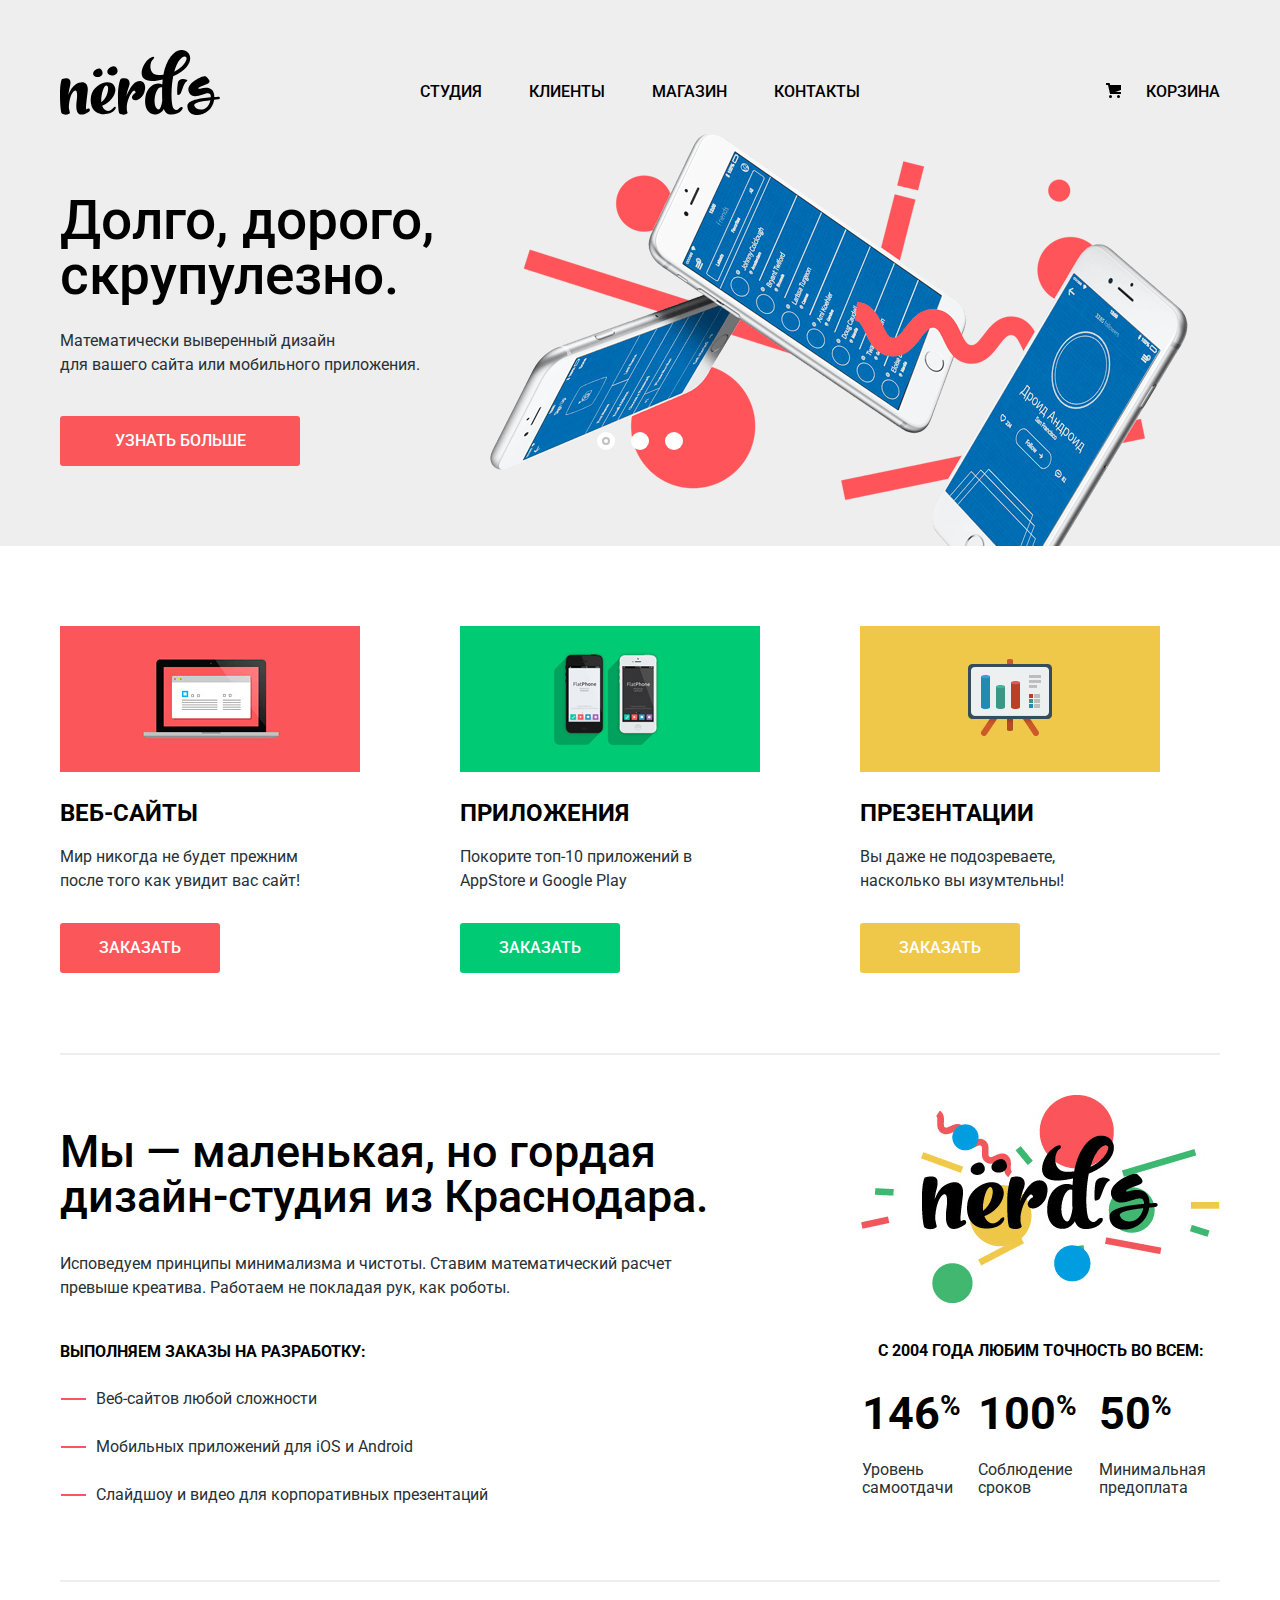
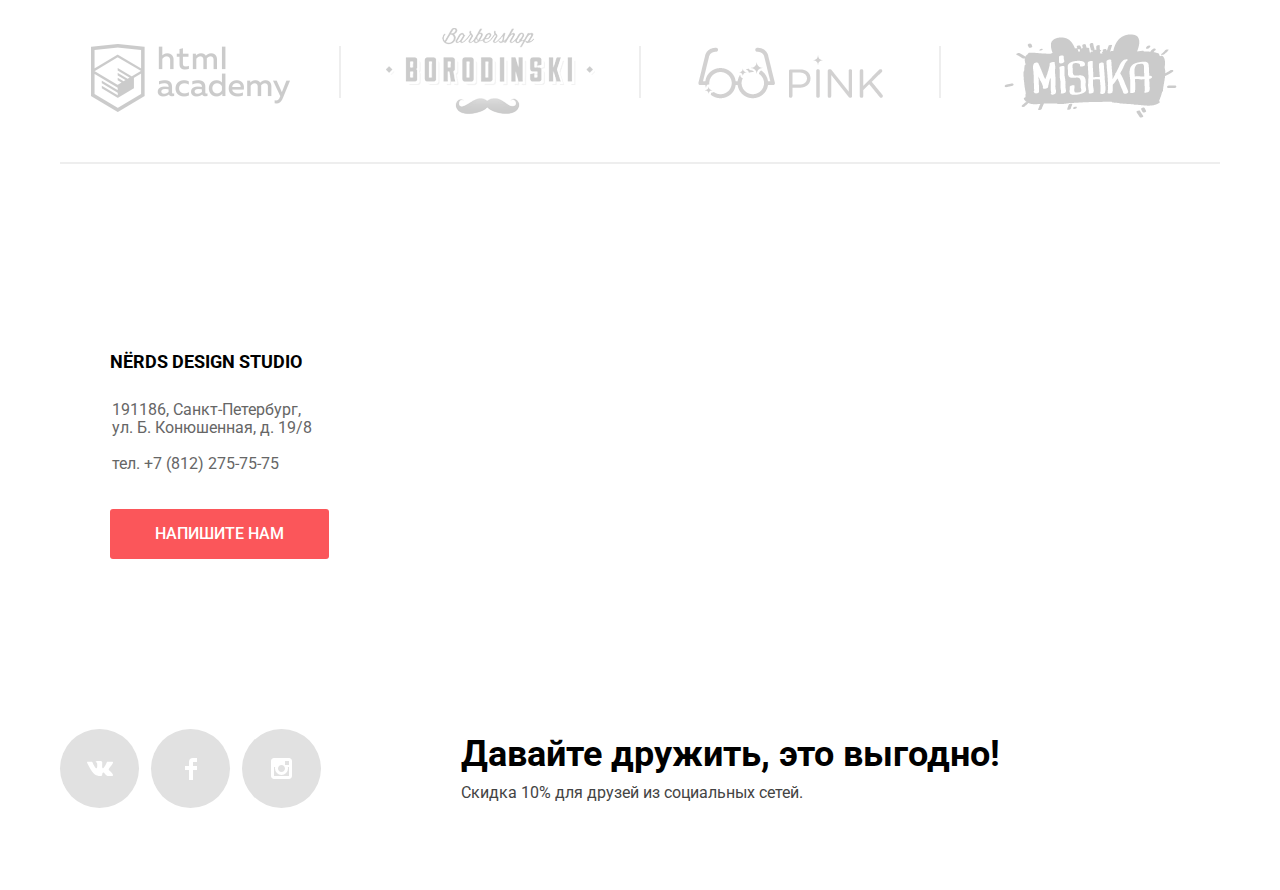
<file: index.html>
<!DOCTYPE html>
<html lang="ru">

<head>
  <meta charset="utf-8">
  <title>Дизайн-студия Nёrds</title>
  <link href="https://fonts.googleapis.com/css?family=Roboto:400,500,700&display=swap&subset=cyrillic" rel="stylesheet">
  <link href="css/normalize.css" rel="stylesheet">
  <link href="css/style.min.css" rel="stylesheet">
</head>

<body>
  <header class="main-header">
    <div class="container">
      <nav class="main-navigation">
        <a class="main-header-logo">
          <img src="img/nerds-logo.svg" width="160" height="65" alt="Логотип дизайн-студии Nёrds">
        </a>
        <ul class="site-navigation">
          <li class="site-navigation-item"><a href="#">Студия</a></li>
          <li class="site-navigation-item"><a href="#">Клиенты</a></li>
          <li class="site-navigation-item"><a href="catalog.html">Магазин</a></li>
          <li class="site-navigation-item"><a href="#">Контакты</a></li>
        </ul>
        <ul class="user-navigation">
          <li class="user-navigation-item user-basket"><a href="#">Корзина</a></li>
        </ul>
      </nav>
    </div>

    <div class="container">
      <section class="advantages-slider">
        <h2 class="visually-hidden">Преимущества</h2>
        <input class="visually-hidden slider-controls-radio--1" type="radio" id="product-1" name="toggle" checked>
        <input class="visually-hidden slider-controls-radio--2" type="radio" id="product-2" name="toggle">
        <input class="visually-hidden slider-controls-radio--3" type="radio" id="product-3" name="toggle">
        <div class="slider-controls">
          <label class="slider-controls-item slider-controls-item--1" for="product-1">Первый</label>
          <label class="slider-controls-item slider-controls-item--2" for="product-2">Второй</label>
          <label class="slider-controls-item slider-controls-item--3" for="product-3">Третий</label>
        </div>
        <div class="slider-item slide-1">
          <h3 class="visually-hidden">Сроки</h3>
          <p>Долго, дорого, скрупулезно.</p>
          <p>Математически выверенный дизайн<br>
            для вашего сайта или мобильного приложения.</p>
          <a class="button" href="#">Узнать больше</a>
        </div>
        <div class="slider-item slide-2">
          <h3 class="visually-hidden">Точность</h3>
          <p>Любим математику как никто другой</p>
          <p>Никакого креатива, только математические формулы для расчета идеальных пропорций.</p>
          <a class="button" href="#">Узнать больше</a>
        </div>
        <div class="slider-item slide-3">
          <h3 class="visually-hidden">Удобный режим работы</h3>
          <p>Только ночь,<br>
            только хардкор</p>
          <p>Работать днем, как все? Мы против этого.<br>
            Ближе к полуночи работа только начинается.</p>
          <a class="button" href="#">Узнать больше</a>
        </div>
      </section>
    </div>
  </header>

  <main class="container">

    <h1 class="visually-hidden">Дизайн-студия Nёrds</h1>
    <section class="products">
      <h2 class="visually-hidden">Продукты дизайн-студии</h2>
      <ul class="products-list">
        <li class="products-item">
          <p class="products-item-image">
            <a href="#" aria-label="Заказать веб-сайт"><img src="img/advantage-picture-red.png" width="300" height="146" alt="Изображение продукта  веб-сайты"></a>
          </p>
          <h3 class="products-item-title">Веб-сайты</h3>
          <p class="products-item-info">Мир никогда не будет прежним после того как увидит вас сайт!</p>
          <a class="button button-short" href="#">Заказать</a>
        </li>
        <li class="products-item">
          <p class="products-item-image">
            <a href="#" aria-label="Заказать приложение"><img src="img/advantage-picture-green.png" width="300" height="146" alt="Изображение продукта приложения"></a>
          </p>
          <h3 class="products-item-title">Приложения</h3>
          <p class="products-item-info">Покорите топ-10 приложений в AppStore и Google Play</p>
          <a class="button button-short" href="#">Заказать</a>
        </li>
        <li class="products-item">
          <p class="products-item-image">
            <a href="#" aria-label="Заказать презентацию"><img src="img/advantage-picture-yellow.png" width="300" height="146" alt="Изображение продукта презентации"></a>
          </p>
          <h3 class="products-item-title">Презентации</h3>
          <p class="products-item-info">Вы даже не подозреваете, насколько вы изумтельны!</p>
          <a class="button button-short" href="#">Заказать</a>
        </li>
      </ul>
    </section>

    <section class="about-studio">
      <div class="about-wrapper">
        <h2 class="visually-hidden">Информация о дизайн-студии</h2>
        <h3 class="visually-hidden">Несколько слов о нас</h3>
        <p>Мы — маленькая, но гордая дизайн-студия из Краснодара.</p>
        <p>Исповедуем принципы минимализма и чистоты. Ставим математический расчет
          превыше креатива. Работаем не покладая рук, как роботы.</p>
        <p>Выполняем заказы на разработку:</p>
        <ul class="about-products-list">
          <li>Веб-сайтов любой сложности</li>
          <li>Мобильных приложений для iOS и Android</li>
          <li>Слайдшоу и видео для корпоративных презентаций</li>
        </ul>
      </div>
      <div class="about-wrapper">
        <h3 class="visually-hidden">Несколько цифр о нас</h3>
        <img src="img/nerds-picture.png" width="360" height="208" alt="Логотип дизайн-студии Nёrds">
        <table class="studio-statistic">
          <caption>с 2004 года любим точность во всем:</caption>
          <tr>
            <td>146<sup>%</sup></td>
            <td>100<sup>%</sup></td>
            <td>50<sup>%</sup></td>
          </tr>
          <tr>
            <th>Уровень самоотдачи</th>
            <th>Соблюдение сроков</th>
            <th>Минимальная предоплата</th>
          </tr>
        </table>
      </div>
    </section>

    <section class="clients">
      <h2 class="visually-hidden">Наши клиенты</h2>
      <ul class="clients-list">
        <li class="clients-item">
          <h3 class="visually-hidden">HTMLAcademy</h3>
          <a href="https://htmlacademy.ru/intensive/htmlcss" target="_blank" aria-label="Перейти на сайт HTMLAcademy">
            <img src="img/htmlacdemy-logo.png" width="199" height="68" alt="Логотип HTMLAcademy">
          </a>
        </li>
        <li class="clients-item">
          <h3 class="visually-hidden">Барбершоп "Бородинский"</h3>
          <a href="#" target="_blank" aria-label="Перейти на сайт барбершопа Бородинский">
            <img src="img/borodinsli-logo.png" width="209" height="90" alt="Логотип барбершопа Бородинский">
          </a>
        </li>
        <li class="clients-item">
          <h3 class="visually-hidden">Приложение "Pink"</h3>
          <a href="#" target="_blank" aria-label="Перейти на сайт приложения Pink">
            <img src="img/pink-logo.png" width="185" height="52" alt="Логотип приложения Pink">
          </a>
        </li>
        <li class="clients-item">
          <h3 class="visually-hidden">Магазин игрушек "Mishka"</h3>
          <a href="#" target="_blank" aria-label="Перейти на сайт магазина игрушек Mishka">
            <img src="img/mishka-logo.png" width="173" height="84" alt="Логотип магазина игрушек Mishka">
          </a>
        </li>
      </ul>
    </section>
  </main>

  <section class="map">
    <div class="container">
      <h2 class="visually-hidden">Как до нас добраться</h2>
      <section class="main-contacts">
        <h2 class="visually-hidden">Наши контакты</h2>
        <p>Nёrds design studio</p>
        <address>
          191186, Санкт-Петербург,
          ул. Б. Конюшенная, д. 19/8
          <div class="tel-link-wrapper">
            тел. <a class="tel-link" href="tel:+78122757575">+7 (812) 275-75-75</a>
          </div>
        </address>
        <a href="#" class="button feedback-link">Напишите нам</a>
      </section>
      <div class="map-noresponsive">
        <img class="map-noresponsive" src="img/map2.jpg" width="1440" height="416" alt="Изображение схемы проезда до ул. Большая Конюшенная 19/8, Санкт-Петербург">
      </div>
    </div>
    <iframe class="map-responsive" src="https://yandex.ru/map-widget/v1/?um=constructor%3A27a23e4e9aeca030d3e724f54f6a0e0bee736293a364d377c93f540d4ad8f6ee&amp;source=constructor" height="416"></iframe>
  </section>

  <footer class="main-footer">
    <div class="container">
      <div class="footer-social">
        <ul class="footer-social-list">
          <li class="footer-social-item">
            <a class="social-button" href="#" target="_blank" aria-label="Страница студии в соц. сети Вконтакте">
              <span class="visually-hidden">Вконтакте</span>
              <svg xmlns="http://www.w3.org/2000/svg" width="26" height="15" viewBox="0 0 26 15">
                <path fill="#FFF"
                  d="M16.138 11.51c.956-.309 2.18 2.04 3.483 2.939.978.681 1.727.534 1.727.534l3.473-.05s1.815-.112.957-1.554c-.071-.12-.503-1.069-2.585-3.022-2.177-2.043-1.882-1.712.739-5.244 1.597-2.153 2.236-3.468 2.036-4.028-.192-.539-1.365-.399-1.365-.399L20.69.713c-.381.001-.704.119-.851.515-.003.004-.621 1.666-1.445 3.079-1.741 2.989-2.436 3.148-2.724 2.961-.661-.433-.494-1.737-.494-2.664 0-2.897.432-4.105-.846-4.417-.427-.104-.739-.172-1.828-.182-1.392-.021-2.574 0-3.244.329-.445.223-.786.712-.579.74.26.035.843.16 1.155.586.401.552.389 1.789.389 1.789s.229 3.411-.54 3.834c-.528.29-1.25-.302-2.803-3.016-.793-1.388-1.392-2.922-1.392-2.922s-.116-.285-.326-.441c-.25-.185-.6-.244-.6-.244L.848.684S.29.7.085.946c-.182.218-.015.668-.015.668s2.909 6.881 6.203 10.347c3.02 3.182 6.452 2.971 6.452 2.971h1.555s.469-.054.709-.312c.224-.24.214-.691.214-.691s-.031-2.109.935-2.419z" />
              </svg>
            </a></li>
          <li class="footer-social-item">
            <a class="social-button" href="#" target="_blank" aria-label="Страница студии на Фейсбук">
              <span class="visually-hidden">Фейсбук</span>
              <svg xmlns="http://www.w3.org/2000/svg" width="12" height="22" viewBox="0 0 12 22">
                <path fill="#FFF" d="M12 4V0H8a4 4 0 0 0-4 4v4H0v4h4v10h4V12h4V8H8V4h4z" />
              </svg>
            </a></li>
          <li class="footer-social-item">
            <a class="social-button" href="#" target="_blank" aria-label="Страница студии в Инстаграм">
              <span class="visually-hidden">Инстаграм</span>
              <svg xmlns="http://www.w3.org/2000/svg" width="21" height="21" viewBox="0 0 21 21">
                <path fill="#fff"
                  d="M18 0H3C1.35 0 0 1.35 0 3v15c0 1.65 1.35 3 3 3h15c1.65 0 3-1.35 3-3V3c0-1.65-1.35-3-3-3zm-7.5 7c1.93 0 3.5 1.57 3.5 3.5S12.43 14 10.5 14 7 12.43 7 10.5 8.57 7 10.5 7zM18 18H3V9h1.181A6.504 6.504 0 0 0 4 10.5a6.5 6.5 0 1 0 13 0 6.45 6.45 0 0 0-.181-1.5H18zm0-11h-4V3h4z" />
              </svg>
            </a></li>
        </ul>
      </div>
      <div class="promo">
        <b>Давайте дружить, это выгодно!</b>
        <p>Скидка 10% для друзей из социальных сетей.</p>
      </div>
    </div>
  </footer>

  <section class="modal modal-feedback">
    <h2>Напишите нам</h2>
    <form class="feedback-form" method="post">
      <div class="form-grid-wrapper">
        <p class="feedback-form-item">
          <label for="client-name">Ваше имя:</label>
          <input type="text" name="name" id="client-name" value="" placeholder="Имя Фамилия">
        </p>
        <p class="feedback-form-item">
          <label for="client-email">Ваш e-mail:</label>
          <input type="email" name="email" id="client-email" value="" placeholder="email@example.com">
        </p>
        <p class="feedback-form-item">
          <label for="letter-text">Текст письма:</label>
          <textarea id="letter-text" name="text" placeholder="В свободной форме" rows="4"></textarea>
        </p>
      </div>
      <button class="button button-modal" type="submit">Отправить</button>
    </form>
    <button class="button-close" type="button">Закрыть</button>
  </section>
  <script src="js/popup.min.js"></script>
</body>

</html>
</file>
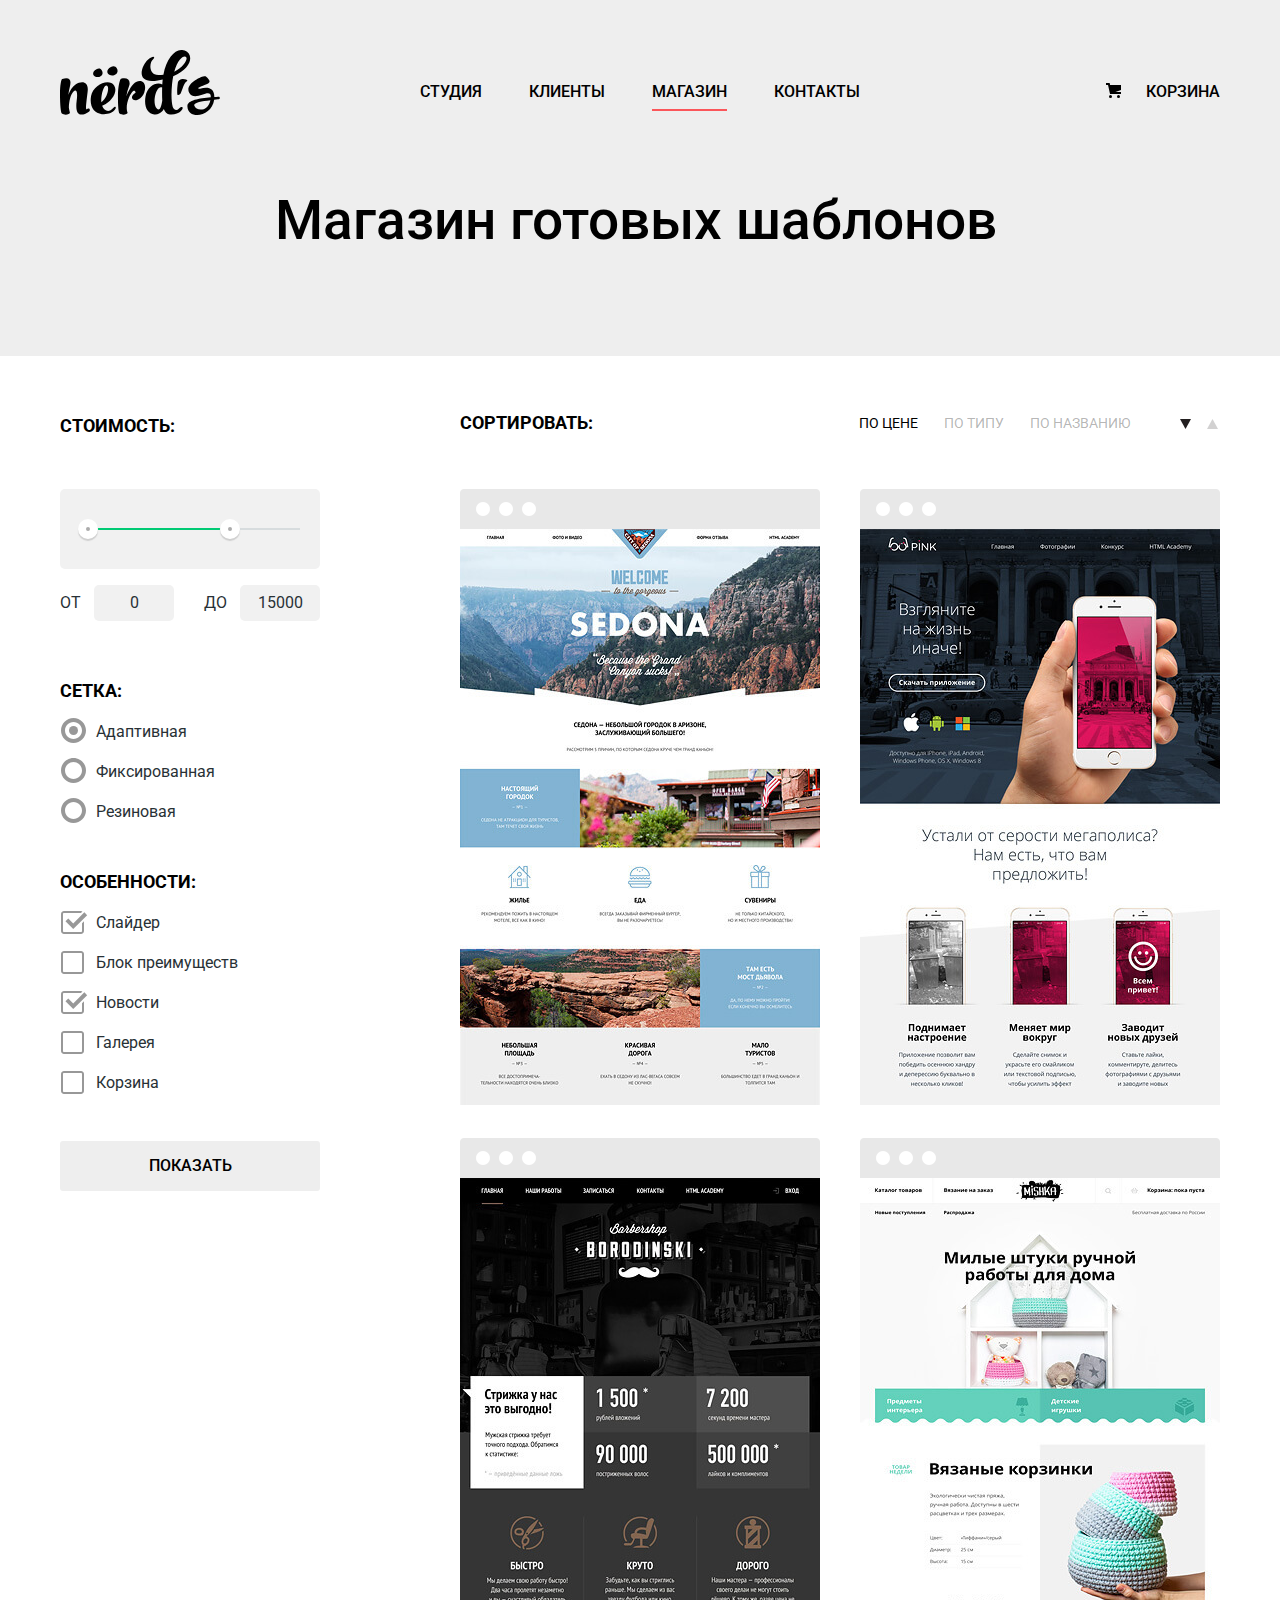
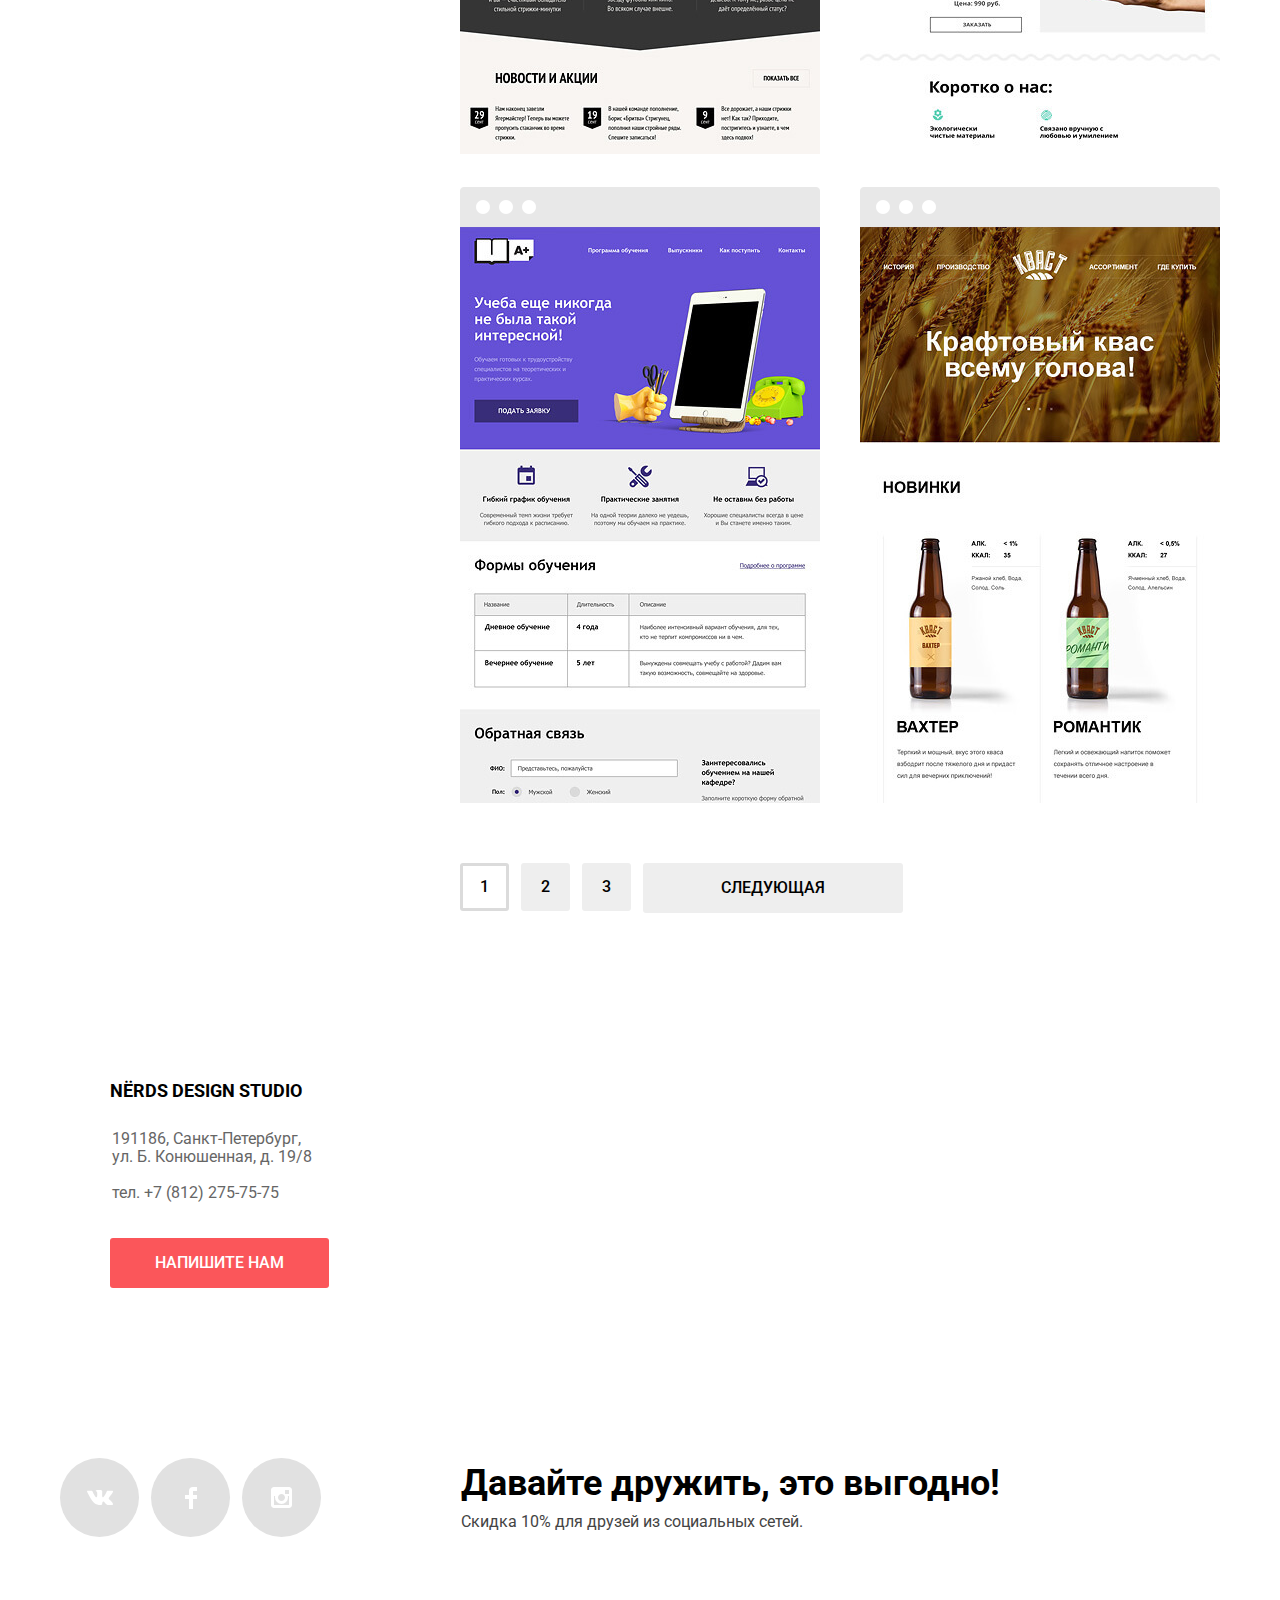
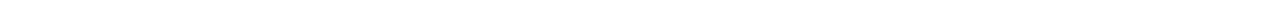
<file: catalog.html>
<!DOCTYPE html>
<html lang="ru">

<head>
  <meta charset="utf-8">
  <title>Дизайн-студия Nёrds</title>
  <link href="https://fonts.googleapis.com/css?family=Roboto:400,500,700&display=swap&subset=cyrillic" rel="stylesheet">
  <link href="css/normalize.css" rel="stylesheet">
  <link href="css/style.min.css" rel="stylesheet">
</head>

<body>
  <header class="main-header catalog-main-header">
    <div class="container">
      <nav class="main-navigation">
        <a class="main-header-logo" href="index.html">
          <img src="img/nerds-logo.svg" width="160" height="65" alt="Логотип дизайн-студии Nёrds">
        </a>
        <ul class="site-navigation">
          <li class="site-navigation-item"><a href="#">Студия</a></li>
          <li class="site-navigation-item"><a href="#">Клиенты</a></li>
          <li class="site-navigation-item current-navigation-item"><a href="catalog.html">Магазин</a></li>
          <li class="site-navigation-item"><a href="#">Контакты</a></li>
        </ul>
        <ul class="user-navigation">
          <li class="user-navigation-item user-basket"><a href="#">Корзина</a></li>
        </ul>
      </nav>
      <div class="page-title-wrapper">
        <h1 class="page-title">Магазин готовых шаблонов</h1>
      </div>
    </div>
  </header>

  <main class="container">

    <div class="catalog-grid-wrapper">
      <section class="filters">
        <h2 class="visually-hidden">Фильтр шаблонов</h2>
        <form class="filters-form" method="get">
          <fieldset class="filter-item price-range">
            <legend>Стоимость:</legend>
            <div class="range-filter">
              <div class="range-controls">
                <div class="scale">
                  <div class="bar"></div>
                </div>
                <button class="toggle toggle-min" type="button"><span class="visually-hidden">Рычаг изменения цены нижний</span></button>
                <button class="toggle toggle-max" type="button"><span class="visually-hidden">Рычаг изменения цены верхний</span></button>
              </div>
              <div class="price-controls">
                <label class="min-price">от <input name="min-price" type="text" value="0"></label>
                <label class="max-price">до <input name="max-price" type="text" value="15000"></label>
              </div>
            </div>
          </fieldset>
          <fieldset class="filter-item radio-filter">
            <legend>Сетка:</legend>
            <ul class="grid-type-list">
              <li class="grid-type-option">
                <input class="visually-hidden grid-type-radio" id="grid-type-adaptive" type="radio" name="grid-type" value="adaptive" checked>
                <label for="grid-type-adaptive">Адаптивная</label>
              </li>
              <li class="grid-type-option">
                <input class="visually-hidden grid-type-radio" id="grid-type-fixed" type="radio" name="grid-type" value="fixed">
                <label for="grid-type-fixed">Фиксированная</label>
              </li>
              <li class="grid-type-option">
                <input class="visually-hidden grid-type-radio" id="grid-type-responsive" type="radio" name="grid-type" value="responsive">
                <label for="grid-type-responsive">Резиновая</label>
              </li>
            </ul>
          </fieldset>
          <fieldset class="filter-item checkbox-filter">
            <legend>Особенности:</legend>
            <ul class="features-list">
              <li class="features-option">
                <input class="visually-hidden features-checkbox" id="features-slider" type="checkbox" name="features-slider" checked>
                <label for="features-slider">Слайдер</label>
              </li>
              <li class="features-option">
                <input class="visually-hidden features-checkbox" id="features-advantages" type="checkbox" name="features-advantages">
                <label for="features-advantages">Блок преимуществ</label>
              </li>
              <li class="features-option">
                <input class="visually-hidden features-checkbox" id="features-news" type="checkbox" name="features-news" checked>
                <label for="features-news">Новости</label>
              </li>
              <li class="features-option">
                <input class="visually-hidden features-checkbox" id="features-gallery" type="checkbox" name="features-gallery">
                <label for="features-gallery">Галерея</label>
              </li>
              <li class="features-option">
                <input class="visually-hidden features-checkbox" id="features-basket" type="checkbox" name="features-basket">
                <label for="features-basket">Корзина</label>
              </li>
            </ul>
          </fieldset>
          <button class="button filters-button" type="submit">Показать</button>
        </form>
      </section>

      <div class="sorting-catalog-wrapper">
        <section class="sorting">
          <h2 class="visually-hidden">Сортировка шаблонов</h2>
          <div class="sorting-catalog-grid-wrapper">
            <p>Сортировать:</p>
          </div>
          <div class="sorting-catalog-grid-wrapper">
            <a class="sort-button sort-price current-sort" href="#">По цене</a>
            <a class="sort-button sort-type" href="#">По типу</a>
            <a class="sort-button sort-name" href="#">По названию</a>
            <a class="sort-button sort-descending current-sort" href="#"><span class="visually-hidden">По убыванию</span></a>
            <a class="sort-button sort-ascending" href="#"><span class="visually-hidden">По возрастанию</span></a>
          </div>
        </section>

        <section class="catalog">
          <h2 class="visually-hidden">Список готовых шаблонов</h2>
          <ul class="catalog-list">
            <li class="catalog-item" tabindex="0">
              <div class="catalog-info-wrapper">
                <a class="catalog-item-title-link" href="catalog-item.html">
                  <h3 class="catalog-item-title">Sedona</h3>
                </a>
                <p class="catalog-item-info">Информационный сайт для туристов</p>
                <p class="catalog-item-price">
                  <a class="button catalog-button" href="#">9 900 руб.</a>
                </p>
              </div>
              <p class="catalog-item-image">
                <img src="img/img-sedona.jpg" width="360" height="576" alt="Шаблон Sedona">
              </p>
            </li>
            <li class="catalog-item" tabindex="0">
              <div class="catalog-info-wrapper">
                <a class="catalog-item-title-link" href="catalog-item.html">
                  <h3 class="catalog-item-title">Pink app</h3>
                </a>
                <p class="catalog-item-info">Продуктовый лендинг приложения для iOS и Android</p>
                <p class="catalog-item-price">
                  <a class="button catalog-button" href="#">9 900 руб.</a>
                </p>
              </div>
              <p class="catalog-item-image">
                <img src="img/img-pink.jpg" width="360" height="576" alt="Шаблон Pink app">
              </p>
            </li>
            <li class="catalog-item" tabindex="0">
              <div class="catalog-info-wrapper">
                <a class="catalog-item-title-link" href="catalog-item.html">
                  <h3 class="catalog-item-title">Barbershop</h3>
                </a>
                <p class="catalog-item-info">Сайт салона красоты. Для мужчин, да.</p>
                <p class="catalog-item-price">
                  <a class="button catalog-button" href="#">9 900 руб.</a>
                </p>
              </div>
              <p class="catalog-item-image">
                <img src="img/img-barbershop.jpg" width="360" height="576" alt="Шаблон Barbershop">
              </p>
            </li>
            <li class="catalog-item" tabindex="0">
              <div class="catalog-info-wrapper">
                <a class="catalog-item-title-link" href="catalog-item.html">
                  <h3 class="catalog-item-title">Mishka</h3>
                </a>
                <p class="catalog-item-info">Интернет-магазин вязаных игрушек</p>
                <p class="catalog-item-price">
                  <a class="button catalog-button" href="#">9 900 руб.</a>
                </p>
              </div>
              <p class="catalog-item-image">
                <img src="img/img-mishka.jpg" width="360" height="576" alt="Шаблон Mishka">
              </p>
            </li>
            <li class="catalog-item" tabindex="0">
              <div class="catalog-info-wrapper">
                <a class="catalog-item-title-link" href="catalog-item.html">
                  <h3 class="catalog-item-title">A plus</h3>
                </a>
                <p class="catalog-item-info">Лендинг курсов повышения квалификации</p>
                <p class="catalog-item-price">
                  <a class="button catalog-button" href="#">9 900 руб.</a>
                </p>
              </div>
              <p class="catalog-item-image">
                <img src="img/img-aplus.jpg" width="360" height="576" alt="Шаблон A plus">
              </p>
            </li>
            <li class="catalog-item" tabindex="0">
              <div class="catalog-info-wrapper">
                <a class="catalog-item-title-link" href="catalog-item.html">
                  <h3 class="catalog-item-title">Кваст</h3>
                </a>
                <p class="catalog-item-info">Промо-сайт производителя крафтового кваса</p>
                <p class="catalog-item-price">
                  <a class="button catalog-button" href="#">9 900 руб.</a>
                </p>
              </div>
              <p class="catalog-item-image">
                <img src="img/img-kvast.jpg" width="360" height="576" alt="Шаблон Кваст">
              </p>
            </li>
          </ul>
        </section>

        <ul class="pagination-list">
          <li class="pagination-item"><a class="pagination-item-link current-pagination-item-link" aria-label="Страница каталога шаблонов 1">1</a></li>
          <li class="pagination-item"><a class="pagination-item-link" href="#" aria-label="Страница каталога шаблонов 2">2</a></li>
          <li class="pagination-item"><a class="pagination-item-link" href="#" aria-label="Страница каталога шаблонов 3">3</a></li>
          <li class="pagination-item next"><a class="button button-pagination" href="#">Следующая</a></li>
        </ul>
      </div>
    </div>
  </main>

  <section class="map">
    <div class="container">
      <h2 class="visually-hidden">Как до нас добраться</h2>
      <section class="main-contacts">
        <h2 class="visually-hidden">Наши контакты</h2>
        <p>Nёrds design studio</p>
        <address>
          191186, Санкт-Петербург,
          ул. Б. Конюшенная, д. 19/8
          <div class="tel-link-wrapper">
            тел. <a class="tel-link" href="tel:+78122757575">+7 (812) 275-75-75</a>
          </div>
        </address>
        <a href="#" class="button feedback-link">Напишите нам</a>
      </section>
      <div class="map-noresponsive">
        <img class="map-noresponsive" src="img/map2.jpg" width="1440" height="416" alt="Изображение схемы проезда до ул. Большая Конюшенная 19/8, Санкт-Петербург">
      </div>
    </div>
    <iframe class="map-responsive" src="https://yandex.ru/map-widget/v1/?um=constructor%3A27a23e4e9aeca030d3e724f54f6a0e0bee736293a364d377c93f540d4ad8f6ee&amp;source=constructor" height="416"></iframe>
  </section>

  <footer class="main-footer">
    <div class="container">
      <div class="footer-social">
        <ul class="footer-social-list">
          <li class="footer-social-item">
            <a class="social-button" href="#" target="_blank" aria-label="Страница студии в соц. сети Вконтакте">
              <span class="visually-hidden">Вконтакте</span>
              <svg xmlns="http://www.w3.org/2000/svg" width="26" height="15" viewBox="0 0 26 15">
                <path fill="#FFF"
                  d="M16.138 11.51c.956-.309 2.18 2.04 3.483 2.939.978.681 1.727.534 1.727.534l3.473-.05s1.815-.112.957-1.554c-.071-.12-.503-1.069-2.585-3.022-2.177-2.043-1.882-1.712.739-5.244 1.597-2.153 2.236-3.468 2.036-4.028-.192-.539-1.365-.399-1.365-.399L20.69.713c-.381.001-.704.119-.851.515-.003.004-.621 1.666-1.445 3.079-1.741 2.989-2.436 3.148-2.724 2.961-.661-.433-.494-1.737-.494-2.664 0-2.897.432-4.105-.846-4.417-.427-.104-.739-.172-1.828-.182-1.392-.021-2.574 0-3.244.329-.445.223-.786.712-.579.74.26.035.843.16 1.155.586.401.552.389 1.789.389 1.789s.229 3.411-.54 3.834c-.528.29-1.25-.302-2.803-3.016-.793-1.388-1.392-2.922-1.392-2.922s-.116-.285-.326-.441c-.25-.185-.6-.244-.6-.244L.848.684S.29.7.085.946c-.182.218-.015.668-.015.668s2.909 6.881 6.203 10.347c3.02 3.182 6.452 2.971 6.452 2.971h1.555s.469-.054.709-.312c.224-.24.214-.691.214-.691s-.031-2.109.935-2.419z" />
              </svg>
            </a></li>
          <li class="footer-social-item">
            <a class="social-button" href="#" target="_blank" aria-label="Страница студии на Фейсбук">
              <span class="visually-hidden">Фейсбук</span>
              <svg xmlns="http://www.w3.org/2000/svg" width="12" height="22" viewBox="0 0 12 22">
                <path fill="#FFF" d="M12 4V0H8a4 4 0 0 0-4 4v4H0v4h4v10h4V12h4V8H8V4h4z" />
              </svg>
            </a></li>
          <li class="footer-social-item">
            <a class="social-button" href="#" target="_blank" aria-label="Страница студии в Инстаграм">
              <span class="visually-hidden">Инстаграм</span>
              <svg xmlns="http://www.w3.org/2000/svg" width="21" height="21" viewBox="0 0 21 21">
                <path fill="#fff"
                  d="M18 0H3C1.35 0 0 1.35 0 3v15c0 1.65 1.35 3 3 3h15c1.65 0 3-1.35 3-3V3c0-1.65-1.35-3-3-3zm-7.5 7c1.93 0 3.5 1.57 3.5 3.5S12.43 14 10.5 14 7 12.43 7 10.5 8.57 7 10.5 7zM18 18H3V9h1.181A6.504 6.504 0 0 0 4 10.5a6.5 6.5 0 1 0 13 0 6.45 6.45 0 0 0-.181-1.5H18zm0-11h-4V3h4z" />
              </svg>
            </a></li>
        </ul>
      </div>
      <div class="promo">
        <b>Давайте дружить, это выгодно!</b>
        <p>Скидка 10% для друзей из социальных сетей.</p>
      </div>
    </div>
  </footer>
  <section class="modal modal-feedback">
    <h2>Напишите нам</h2>
    <form class="feedback-form" method="post">
      <div class="form-grid-wrapper">
        <p class="feedback-form-item">
          <label for="client-name">Ваше имя:</label>
          <input type="text" name="name" id="client-name" value="" placeholder="Имя Фамилия">
        </p>
        <p class="feedback-form-item">
          <label for="client-email">Ваш e-mail:</label>
          <input type="email" name="email" id="client-email" value="" placeholder="email@example.com">
        </p>
        <p class="feedback-form-item">
          <label for="letter-text">Текст письма:</label>
          <textarea id="letter-text" name="text" placeholder="В свободной форме" rows="4"></textarea>
        </p>
      </div>
      <button class="button button-modal" type="submit">Отправить</button>
    </form>
    <button class="button-close" type="button">Закрыть</button>
  </section>
  <script src="js/popup.min.js"></script>
</body>

</html>
</file>
<file: css/style.min.css>
body,html{min-width:1200px}body{margin:0;padding:0;font-family:Roboto,Arial,sans-serif;font-size:16px;line-height:24px;font-weight:400;color:#283136;background-color:#fff}a{text-decoration:none}img{max-width:100%;height:auto}.visually-hidden:not(:focus):not(:active),input[type=checkbox].visually-hidden,input[type=radio].visually-hidden{position:absolute;width:1px;height:1px;margin:-1px;border:0;padding:0;white-space:nowrap;-webkit-clip-path:inset(100%);clip-path:inset(100%);clip:rect(0 0 0 0);overflow:hidden}.button{display:block;width:240px;padding:13px 0;font:inherit;font-weight:500;text-align:center;color:#fff;vertical-align:middle;text-transform:uppercase;background-color:#fb565a;border:none;border-radius:3px}.button:focus,.button:hover{background-color:#e74246}.button:active{color:rgba(255,255,255,.3);background-color:#d7373b;-webkit-box-shadow:inset 0 3px 0 0 rgba(0,1,1,.1);box-shadow:inset 0 3px 0 0 rgba(0,1,1,.1)}.container{width:1200px;margin:0 auto;padding:0 20px;-webkit-box-sizing:border-box;box-sizing:border-box}.main-header{margin-bottom:80px;background-color:#eee}.main-navigation{display:-webkit-box;display:-ms-flexbox;display:flex;padding-top:50px;font-size:16px;line-height:30px;font-weight:500;color:#000;text-transform:uppercase}.site-navigation,.user-navigation{display:-webkit-box;display:-ms-flexbox;display:flex;-ms-flex-wrap:wrap;flex-wrap:wrap;list-style:none;margin:0;padding:0}.site-navigation{width:540px;margin-right:60px}.site-navigation-item{margin-right:47px}.user-navigation{-webkit-box-pack:end;-ms-flex-pack:end;justify-content:flex-end;width:200px}.main-header-logo{width:160px;height:65px;margin-right:200px}.main-header-logo[href="index.html"]:focus,.main-header-logo[href="index.html"]:hover{opacity:.8}.main-header-logo[href="index.html"]:active{opacity:.3}.user-navigation a{padding:3px 0;padding-top:27px;vertical-align:middle}.site-navigation{padding:3px 0;padding-top:27px;vertical-align:middle}.user-basket a{position:relative;padding-left:45px}.user-basket a::before{content:"";position:absolute;top:33px;left:5px;width:20px;height:20px;background-image:url(../img/basket-icon.svg);background-repeat:no-repeat;background-position:0 0}.site-navigation a,.user-navigation a{display:block;color:#000}.site-navigation a:focus,.site-navigation a:hover,.user-navigation a:focus,.user-navigation a:hover{color:#fb565a;outline:0}.site-navigation a:active,.user-navigation a:active{color:rgba(0,0,0,.3)}.current-navigation-item a{padding-bottom:2px;border-bottom:2px solid #fb565a}.advantages-slider{position:relative}.slider-item p:first-of-type{max-width:600px;margin:0;margin-bottom:26px;font-size:55px;line-height:55px;font-weight:500;color:#000}.slider-item p:nth-of-type(2){max-width:430px;margin:0;margin-bottom:39px}.slider-item{padding:78px 0 80px 0}.slide-1,.slide-2,.slide-3{display:none}.slide-1{background-image:url(../img/slide-picture-1.png);background-repeat:no-repeat;background-position:93% 18px}.slide-2{background-image:url(../img/slide-picture-2.png);background-repeat:no-repeat;background-position:100% 0}.slide-3{background-image:url(../img/slide-picture-3.png);background-repeat:no-repeat;background-position:100% 20px}.slider-controls{position:absolute;left:50%;bottom:88px;z-index:100;min-width:160px;min-height:25px;text-align:center;font-size:0;-webkit-transform:translateX(-50%);-ms-transform:translateX(-50%);transform:translateX(-50%)}.slider-controls label{position:relative;display:inline-block;width:18px;height:18px;padding:8px;vertical-align:top;border-radius:50%;cursor:pointer}.slider-controls label::after{content:"";position:absolute;top:8px;left:8px;z-index:1;width:18px;height:18px;background:#fff;border-radius:50%}#product-1:checked~.slide-1{display:block}#product-2:checked~.slide-2{display:block}#product-3:checked~.slide-3{display:block}#product-1:checked~.slider-controls .slider-controls-item--1::before,#product-2:checked~.slider-controls .slider-controls-item--2::before,#product-3:checked~.slider-controls .slider-controls-item--3::before{content:"";position:absolute;left:50%;top:50%;z-index:2;width:4px;height:4px;margin:-4px;background-color:inherit;border:2px solid #c1c1c1;border-radius:50%}.slider-controls-radio--1:focus~.slider-controls .slider-controls-item--1::after{outline:2px auto #add8e6;outline-offset:-2px}.slider-controls-radio--2:focus~.slider-controls .slider-controls-item--2::after{outline:2px auto #add8e6;outline-offset:-2px}.slider-controls-radio--3:focus~.slider-controls .slider-controls-item--3::after{outline:2px auto #add8e6;outline-offset:-2px}.products{border-bottom:2px solid #eee;padding-bottom:80px}.products-list{display:-webkit-box;display:-ms-flexbox;display:flex;-webkit-box-pack:start;-ms-flex-pack:start;justify-content:flex-start;list-style:none;margin:0;padding:0}.products-item{width:300px;margin-right:100px}.products-item p{margin:0}.products-item .products-item-image{margin-bottom:19px}.products-item .products-item-info{width:250px;margin-bottom:30px}.products-item:last-child{margin-right:0}.products h3{margin:0;margin-bottom:17px;font-size:24px;line-height:30px;font-weight:700;color:#000;text-transform:uppercase}.button-short{width:160px}.products-item:nth-child(2) .button{background-color:#00ca74}.products-item:nth-child(2) .button:focus,.products-item:nth-child(2) .button:hover{background-color:#00bc6c}.products-item:nth-child(2) .button:active{background-color:#00aa62}.products-item:nth-child(3) .button{background-color:#efc84a}.products-item:nth-child(3) .button:focus,.products-item:nth-child(3) .button:hover{background-color:#eab534}.products-item:nth-child(3) .button:active{background-color:#e5a722}.about-studio{display:-webkit-box;display:-ms-flexbox;display:flex;-webkit-box-pack:justify;-ms-flex-pack:justify;justify-content:space-between;-webkit-box-sizing:border-box;box-sizing:border-box;padding-top:40px;min-height:527px;border-bottom:2px solid #eee}.about-wrapper:nth-of-type(1){width:660px;padding-top:34px}.about-studio p{margin:0}.about-studio p:nth-of-type(1){margin-bottom:33px;font-size:45px;line-height:45px;font-weight:500;color:#000}.about-studio p:nth-of-type(2){margin-bottom:40px}.about-studio p:nth-of-type(3){margin-bottom:23px;font-weight:700;text-transform:uppercase;color:#000}.about-products-list{list-style:none;margin:0;padding:0;padding-left:36px}.about-products-list li{position:relative;margin-bottom:24px}.about-products-list li::before{content:"";position:absolute;top:11px;left:-35px;width:25px;height:2px;background-color:#fb565a}.studio-statistic{table-layout:fixed;width:350px;height:130px;margin:0;margin-top:29px;padding:0}.studio-statistic caption{margin:0;margin-bottom:35px;padding:0;padding-left:11px;font-weight:700;text-transform:uppercase;color:#000}.studio-statistic td{margin:0;padding:0;font-size:45px;line-height:10px;font-weight:700;vertical-align:middle;color:#000}.studio-statistic th{margin:0;padding:0;font-size:16px;line-height:18px;font-weight:400;text-align:left;vertical-align:middle;color:#283136}.studio-statistic td:last-child,.studio-statistic th:last-child{padding-left:5px}.studio-statistic sup{font-size:28px}.clients{border-bottom:2px solid #eee;padding-top:45px;padding-bottom:37px;margin-bottom:80px}.clients-list{display:-webkit-box;display:-ms-flexbox;display:flex;-webkit-box-align:center;-ms-flex-align:center;align-items:center;-webkit-box-pack:start;-ms-flex-pack:start;justify-content:flex-start;-ms-flex-wrap:wrap;flex-wrap:wrap;list-style:none;margin:0;padding:0}.clients-item{position:relative;width:260px;margin-right:40px;vertical-align:middle;text-align:center}.clients-item:nth-child(1){padding-top:11px}.clients-item:nth-child(4){padding-top:7px}.clients-item:last-child{margin-right:0}.clients-item::after{content:"";position:absolute;top:13px;right:-21px;width:2px;height:52px;background-color:#eee}.clients-item:nth-child(2)::after{top:18px}.clients-item:nth-child(3)::after{top:-1px}.clients-item:nth-child(4n)::after{display:none}.clients-item a{opacity:.2}.clients-item a:focus,.clients-item a:hover{opacity:1}.clients-item a:active{opacity:.1}.map{position:relative;overflow:hidden}.map .container{position:relative;min-height:423px}.map-noresponsive{position:absolute;top:0;left:-60px;min-width:1440px;height:416px}.map-responsive{position:absolute;top:0;left:0;width:100%;height:416px;background-color:#fff;border:none}.main-contacts{position:absolute;-webkit-box-sizing:border-box;box-sizing:border-box;top:54px;left:20px;width:319px;min-height:308px;padding-left:50px;padding-top:49px;padding-right:50px;padding-bottom:40px;z-index:10;background-color:#fff}.main-contacts p{margin:0;margin-bottom:24px;padding:0;font-size:18px;line-height:30px;font-weight:700;text-transform:uppercase;color:#000}.main-contacts address{width:210px;padding-left:2px;margin-bottom:36px;font-size:16px;line-height:18px;font-style:normal;color:#666}.tel-link-wrapper{margin-top:18px}.main-contacts .tel-link{color:#666}.main-contacts .tel-link:focus,.main-contacts .tel-link:hover{color:#fb565a}.main-contacts .tel-link:active{color:rgba(0,0,0,.3)}.feedback-link{width:219px}.main-footer{padding-top:62px;padding-bottom:70px}.main-footer .container{display:-webkit-box;display:-ms-flexbox;display:flex}.footer-social{-ms-flex-negative:0;flex-shrink:0;width:261px;margin-right:140px}.footer-social-list{display:-webkit-box;display:-ms-flexbox;display:flex;-ms-flex-wrap:wrap;flex-wrap:wrap;list-style:none;margin:0;padding:0}.footer-social-item{margin-right:12px;margin-bottom:12px}.footer-social-item:nth-of-type(3n){margin-right:0}.social-button{display:-webkit-box;display:-ms-flexbox;display:flex;-webkit-box-align:center;-ms-flex-align:center;align-items:center;-webkit-box-pack:center;-ms-flex-pack:center;justify-content:center;width:79px;height:79px;color:#283136;border-radius:50%;background-color:#e1e1e1}.social-button:focus,.social-button:hover{background-color:#e74246}.social-button:active{-webkit-box-shadow:inset 0 3px 0 0 rgba(0,1,1,.1);box-shadow:inset 0 3px 0 0 rgba(0,1,1,.1);background-color:#d7373b}.social-button:active path{fill:rgba(255,255,255,.3)}.promo{padding-top:7px}.promo b{font-size:36px;line-height:36px;font-weight:700;color:#000}.promo p{margin:0;margin-top:9px;padding:0;font-size:16px;line-height:22px;font-weight:400;color:#444}@-webkit-keyframes bounce{0%{-webkit-transform:translateY(-2000px);transform:translateY(-2000px)}70%{-webkit-transform:translateY(30px);transform:translateY(30px)}90%{-webkit-transform:translateY(-10px);transform:translateY(-10px)}100%{-webkit-transform:translateY(0);transform:translateY(0)}}@keyframes bounce{0%{-webkit-transform:translateY(-2000px);transform:translateY(-2000px)}70%{-webkit-transform:translateY(30px);transform:translateY(30px)}90%{-webkit-transform:translateY(-10px);transform:translateY(-10px)}100%{-webkit-transform:translateY(0);transform:translateY(0)}}@-webkit-keyframes shake{0%,100%{-webkit-transform:translateX(0);transform:translateX(0)}10%,30%,50%,70%,90%{-webkit-transform:translateX(-10px);transform:translateX(-10px)}20%,40%,60%,80%{-webkit-transform:translateX(10px);transform:translateX(10px)}}@keyframes shake{0%,100%{-webkit-transform:translateX(0);transform:translateX(0)}10%,30%,50%,70%,90%{-webkit-transform:translateX(-10px);transform:translateX(-10px)}20%,40%,60%,80%{-webkit-transform:translateX(10px);transform:translateX(10px)}}.modal-feedback{display:none;position:fixed;-webkit-box-sizing:border-box;box-sizing:border-box;top:50%;left:50%;width:960px;min-height:590px;margin-left:-480px;margin-top:-290px;padding:67px 100px;background-color:#fff;-webkit-box-shadow:0 20px 40px 0 #000101;box-shadow:0 20px 40px 0 #000101;z-index:1000}.modal-show{display:block;-webkit-animation:bounce .6s;animation:bounce .6s}.modal-error{-webkit-animation:shake .6s;animation:shake .6s}.form-grid-wrapper{display:-webkit-box;display:-ms-flexbox;display:flex;-ms-flex-wrap:wrap;flex-wrap:wrap;-webkit-box-pack:justify;-ms-flex-pack:justify;justify-content:space-between}.modal-feedback h2{margin:0;margin-bottom:40px;padding:0;font-size:45px;line-height:45px;font-weight:500;color:#000}.feedback-form-item{margin:0;margin-bottom:34px;padding:0}.feedback-form-item:nth-last-of-type(1){width:100%;margin-bottom:39px}.feedback-form input[type=email],.feedback-form input[type=text],.feedback-form textarea{font:inherit;font-size:16px;line-height:18px;font-weight:400;color:rgba(68,68,68,.5);background-color:#fff;border:solid 2px #d7dcde}.feedback-form input[type=email],.feedback-form input[type=text]{-webkit-box-sizing:border-box;box-sizing:border-box;width:360px;padding-left:13px;padding-top:14px;padding-bottom:14px}.feedback-form textarea{-webkit-box-sizing:border-box;box-sizing:border-box;width:100%;min-height:118px;padding-left:13px;padding-top:10px}.feedback-form input:hover,.feedback-form textarea:hover{border:solid 2px #b4b9bb}.feedback-form input:focus,.feedback-form textarea:focus{border:solid 2px #000;color:#444;outline:0}.feedback-form input:focus::-webkit-input-placeholder,.feedback-form textarea:focus::-webkit-input-placeholder{color:#444}.feedback-form input:focus:-ms-input-placeholder,.feedback-form textarea:focus:-ms-input-placeholder{color:#444}.feedback-form input:focus::-ms-input-placeholder,.feedback-form textarea:focus::-ms-input-placeholder{color:#444}.feedback-form input:focus::placeholder,.feedback-form textarea:focus::placeholder{color:#444}.feedback-form input:invalid{border:solid 2px #e74246;color:#e74246}.feedback-form input:invalid::-webkit-input-placeholder{color:#e74246}.feedback-form input:invalid:-ms-input-placeholder{color:#e74246}.feedback-form input:invalid::-ms-input-placeholder{color:#e74246}.feedback-form input:invalid::placeholder{color:#e74246}.feedback-form label{display:block;margin-bottom:10px;line-height:18px;font-weight:700;color:#00000}.button-close{position:absolute;top:77px;right:89px;width:22px;height:22px;font-size:0;background-color:#fff;border:0;cursor:pointer}.button-close::after,.button-close::before{content:"";position:absolute;top:9px;left:-2px;width:26px;height:4px;background-color:#fecccd}.button-close::before{-webkit-transform:rotate(45deg);-ms-transform:rotate(45deg);transform:rotate(45deg)}.button-close::after{-webkit-transform:rotate(-45deg);-ms-transform:rotate(-45deg);transform:rotate(-45deg)}.button-close:focus::after,.button-close:focus::before,.button-close:hover::after,.button-close:hover::before{background-color:#fb565a}.button-close:active::after,.button-close:active::before{background-color:#fb565a;opacity:.1}.button-modal{width:260px}.catalog-grid-wrapper{display:-webkit-box;display:-ms-flexbox;display:flex;-webkit-box-pack:justify;-ms-flex-pack:justify;justify-content:space-between}.sorting-catalog-wrapper{width:760px}.page-title{margin:0;margin-top:78px;padding:0;padding-bottom:108px;font-size:55px;line-height:55px;font-weight:500;color:#000}.page-title-wrapper{width:760px;margin:0 auto;padding-left:30px}.catalog-main-header{margin-bottom:58px}.sorting{display:-webkit-box;display:-ms-flexbox;display:flex;-webkit-box-pack:justify;-ms-flex-pack:justify;justify-content:space-between;-webkit-box-align:start;-ms-flex-align:start;align-items:flex-start;margin-bottom:95px}.sorting-catalog-grid-wrapper:nth-of-type(2){display:-webkit-box;display:-ms-flexbox;display:flex;-ms-flex-wrap:wrap;flex-wrap:wrap}.sorting p{margin:0;padding:0;font-size:18px;line-height:18px;font-weight:700;text-transform:uppercase;color:#000}.sorting a{margin-left:26px;font-size:14px;line-height:18px;text-transform:uppercase;color:rgba(0,0,0,.3)}.sorting a:nth-of-type(1){margin-left:0}.sorting a:not(.current-sort):hover{color:rgba(0,0,0,.6)}.sorting a:not(.current-sort):active,.sorting a:not(.current-sort):focus{color:#000;outline:0}.sorting .sort-ascending,.sorting .sort-descending{width:20px;height:20px;margin-left:0;opacity:.2}.sorting .sort-descending{margin-left:49px;background-image:url(../img/icon-up-dir.svg);background-repeat:no-repeat;background-position:100% 50%;-webkit-transform:rotate(180deg);-ms-transform:rotate(180deg);transform:rotate(180deg)}.sorting .sort-ascending{background-image:url(../img/icon-up-dir.svg);background-repeat:no-repeat;background-position:75% 50%}.sorting .sort-ascending:not(.current-sort):hover,.sorting .sort-descending:not(.current-sort):hover{opacity:.6}.sorting .sort-ascending:not(.current-sort):active,.sorting .sort-ascending:not(.current-sort):focus,.sorting .sort-descending:not(.current-sort):active,.sorting .sort-descending:not(.current-sort):focus{opacity:1;outline:0}.sorting .current-sort{color:#000;opacity:1;outline:0;cursor:default;pointer-events:none}.filters{margin-top:-3px;width:300px}.filter-item{margin:0;padding:0;border:none}.price-range{margin-bottom:55px}.range-filter{width:260px;margin-top:48px}.filter-item legend{margin:0;padding:0;font-size:18px;line-height:30px;text-transform:uppercase;font-weight:700;color:#000}.range-controls{position:relative;height:41px;margin-bottom:16px;padding-top:39px;padding-right:20px;padding-left:20px;background-color:#f1f1f1;border-radius:5px}.range-controls .scale{height:2px;background:#d7dcde}.range-controls .bar{width:60%;height:2px;margin-left:5%;background:#00ca74}.range-controls .toggle{display:block;-webkit-box-sizing:content-box;box-sizing:content-box;position:absolute;top:30px;left:0;width:4px;height:4px;padding:0;border:8px solid #fff;background-color:#ababab;-webkit-box-shadow:0 2px 1px 0 #cfcfcf;box-shadow:0 2px 1px 0 #cfcfcf;border-radius:50%;cursor:pointer}.range-controls .toggle-min{left:18px}.range-controls .toggle-max{left:160px}.price-controls{font-size:0}.price-controls label{display:inline-block;width:50%;font-size:16px;text-transform:uppercase;vertical-align:top}.price-controls input{width:60px;padding:9px 10px;margin-left:9px;font-family:Roboto,Arial,sans-serif;font-size:16px;text-align:center;color:#283136;border:none;border-radius:5px;background:#f1f1f1}.max-price{text-align:right}.filters fieldset{border:none}.filters ul{margin:0;padding:0;line-height:20px;list-style:none}.radio-filter{margin-bottom:25px}.checkbox-filter{margin-bottom:28px}.features-option,.grid-type-option{margin-bottom:20px;padding-left:36px}.features-option:nth-of-type(1),.grid-type-option:nth-of-type(1){margin-top:16px}.features-option label,.grid-type-option label{position:relative;display:block;cursor:pointer;-webkit-user-select:none;-moz-user-select:none;-ms-user-select:none;user-select:none}.grid-type-radio+label::before{content:"";position:absolute;top:-4px;left:-35px;width:25px;height:25px;background-image:url(../img/radio-off.svg);background-repeat:no-repeat;background-position:0 0;opacity:.4}.features-checkbox+label::before{content:"";position:absolute;top:-2px;left:-35px;width:27px;height:23px;background-image:url(../img/checkbox-off.svg);background-repeat:no-repeat;background-position:0 0;opacity:.4}.features-checkbox:focus+label::before,.features-checkbox:hover+label::before,.grid-type-radio:focus+label::before,.grid-type-radio:hover+label::before{opacity:1}.features-option:focus,.grid-type-option:focus{outline:0}.grid-type-radio:checked+label::before{background-image:url(../img/radio-on.svg)}.features-checkbox:checked+label::before{background-image:url(../img/checkbox-on.svg)}.features-checkbox:disabled+label::before,.grid-type-radio:disabled+label::before{opacity:.1}.features-checkbox:disabled+label,.grid-type-radio:disabled+label{color:rgba(40,49,54,.3);cursor:text}.filters-button{width:260px;color:#000;background-color:#eee}.filters-button:focus,.filters-button:hover{background-color:#dfdfdf}.filters-button:active{color:rgba(0,0,0,.3);background-color:#d5d5d5;-webkit-box-shadow:inset 0 3px 0 0 rgba(0,1,1,.1);box-shadow:inset 0 3px 0 0 rgba(0,1,1,.1)}.catalog{margin-bottom:53px}.catalog-list{display:-webkit-box;display:-ms-flexbox;display:flex;-ms-flex-wrap:wrap;flex-wrap:wrap;list-style:none;margin:0;padding:0}.catalog-item-title{font-size:18px;line-height:30px;font-weight:700;text-transform:uppercase}.catalog-item-image{margin:0;padding:0}.catalog-item{position:relative;width:360px;margin-bottom:66px;margin-right:40px;outline:0}.catalog-item:focus .catalog-info-wrapper,.catalog-item:hover .catalog-info-wrapper{visibility:visible}.catalog-item:focus::before,.catalog-item:hover::before{opacity:1}.catalog-item:nth-child(2n){margin-right:0}.catalog-item:nth-last-child(1),.catalog-item:nth-last-child(2){margin-bottom:0}.catalog-info-wrapper{position:absolute;bottom:7px;left:0;-webkit-box-sizing:border-box;box-sizing:border-box;width:360px;min-height:231px;padding-top:26px;padding-bottom:40px;padding-left:60px;padding-right:60px;background-color:#eee;visibility:hidden}.catalog-item::before{content:"";position:absolute;top:-40px;left:0;width:360px;height:40px;background-image:url(../img/browser.png);background-repeat:no-repeat;background-position:0 0;opacity:.12}.catalog-info-wrapper h3,.catalog-info-wrapper p{margin:0;padding:0}.catalog-item-title-link{display:block;min-width:176px;margin:0 auto;margin-bottom:15px;text-align:center}.catalog-item .catalog-item-info{display:block;width:230px;margin:0 auto;margin-bottom:31px;text-align:center}.catalog-item:nth-of-type(1) .catalog-item-info,.catalog-item:nth-of-type(3) .catalog-item-info,.catalog-item:nth-of-type(4) .catalog-item-info{width:180px}.catalog-item:nth-of-type(3) .catalog-info-wrapper,.catalog-item:nth-of-type(4) .catalog-info-wrapper{bottom:4px}.catalog-info-wrapper>a{color:#000}.catalog-info-wrapper>a:focus,.catalog-info-wrapper>a:hover{color:#fb565a}.catalog-info-wrapper>a:active{color:rgba(0,0,0,.3)}.catalog-item-info{line-height:18px;color:#666}.catalog-button{width:200px;margin:0 auto}.pagination-list{display:-webkit-box;display:-ms-flexbox;display:flex;margin:0;margin-bottom:60px;padding:0;list-style:none}.pagination-item-link{display:block;margin-right:12px;padding:15px 20px;font-size:16px;line-height:18px;font-weight:500;text-transform:uppercase;color:#000;background-color:#eee;border-radius:3px}.pagination-item-link:focus,.pagination-item-link:hover{background-color:#dfdfdf}.pagination-item-link:active{-webkit-box-shadow:inset 0 3px 0 0 rgba(0,1,1,.1);box-shadow:inset 0 3px 0 0 rgba(0,1,1,.1);background-color:#d5d5d5;color:rgba(0,0,0,.3)}.current-pagination-item-link{padding:12px 17px;border:3px solid #dbdbdb;background-color:#fff}.current-pagination-item-link:active,.current-pagination-item-link:hover{background-color:#fff;-webkit-box-shadow:none;box-shadow:none}.button-pagination{color:#000;background-color:#eee}.button-pagination:focus,.button-pagination:hover{background-color:#dfdfdf}.button-pagination:active{color:rgba(0,0,0,.3);background-color:#d5d5d5;-webkit-box-shadow:inset 0 3px 0 0 rgba(0,1,1,.1);box-shadow:inset 0 3px 0 0 rgba(0,1,1,.1)}.button-pagination{width:260px}
</file>
